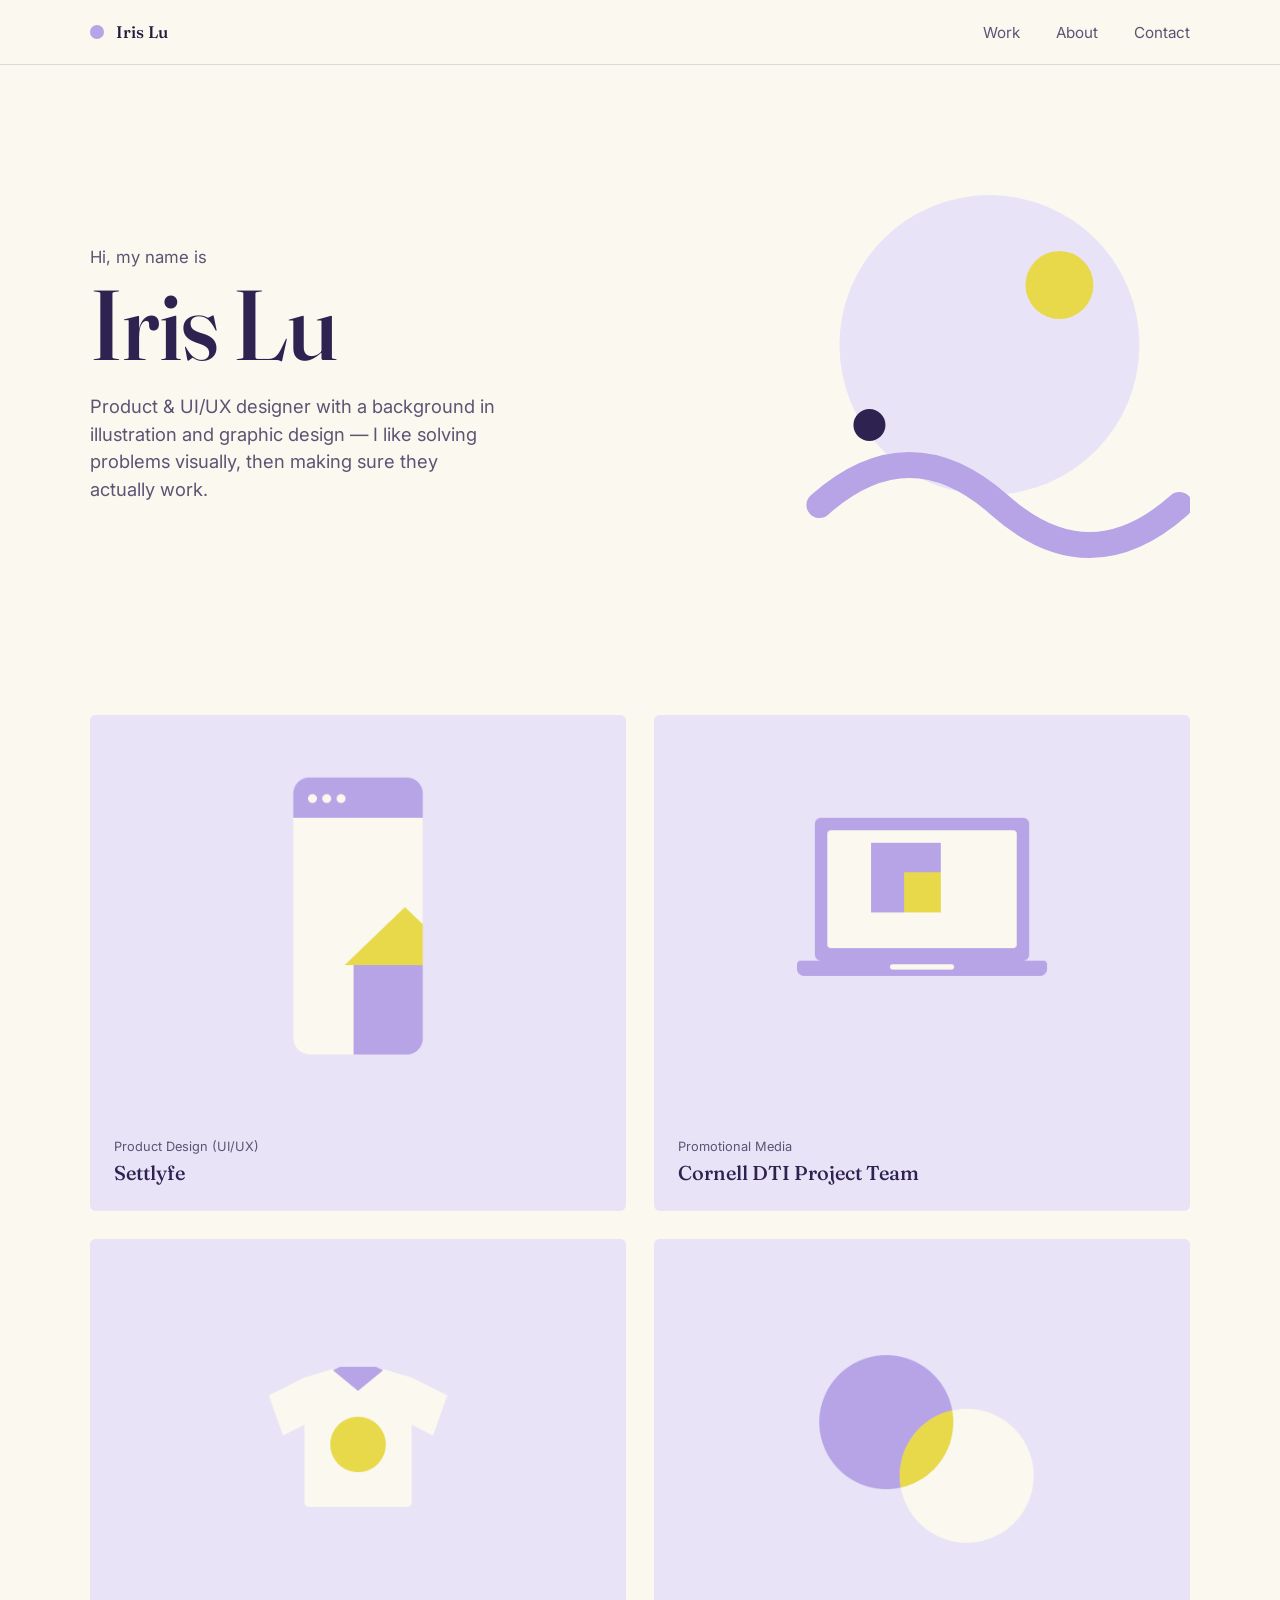
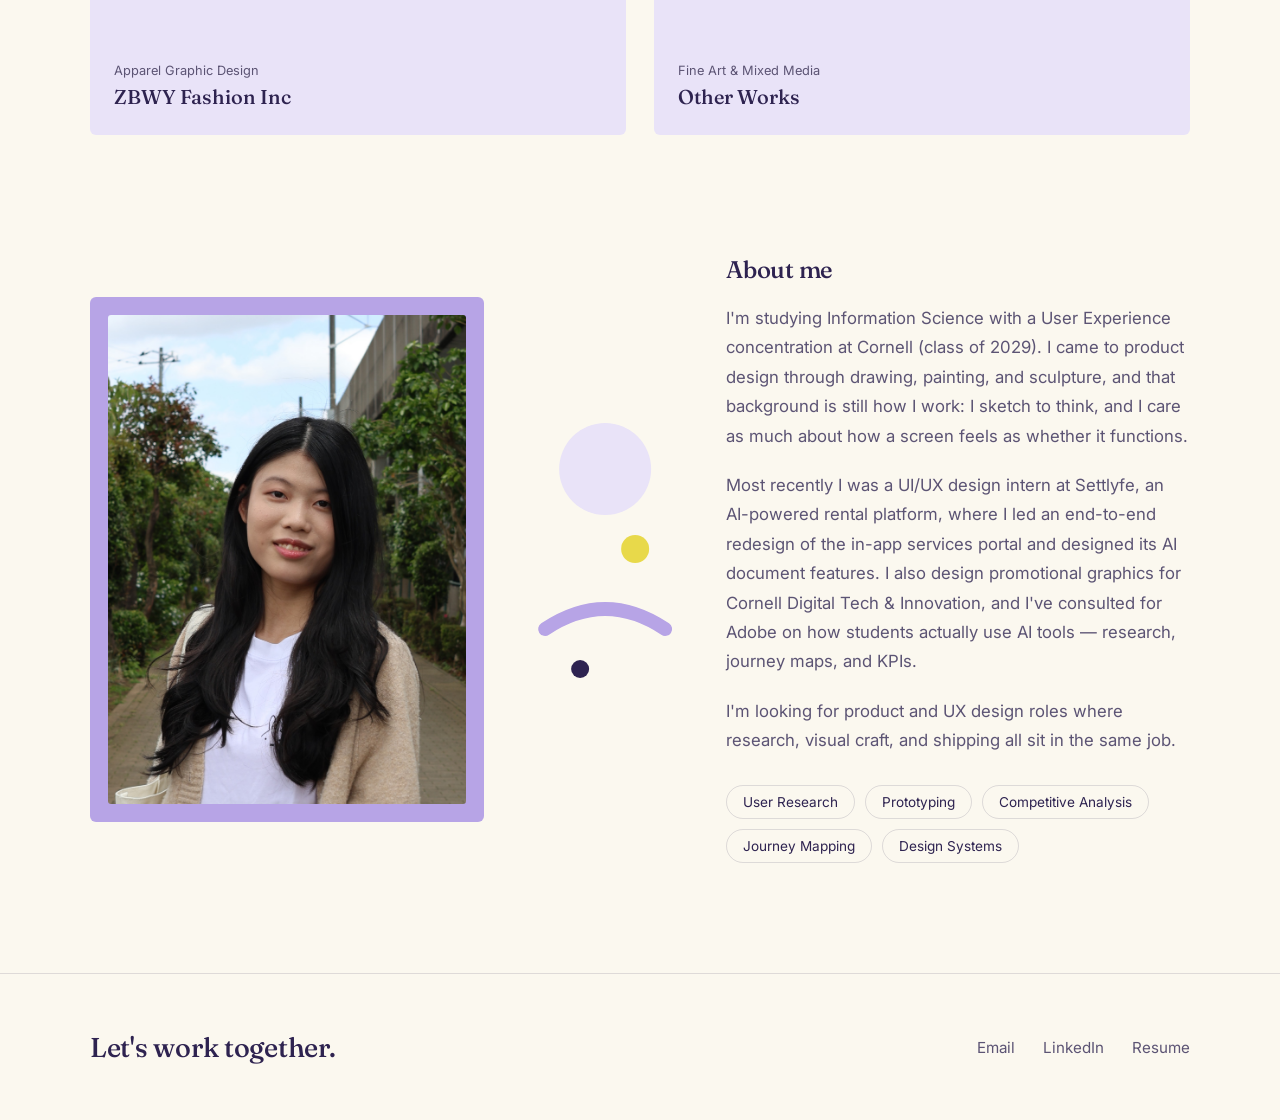
<file: index.html>
<!DOCTYPE html>
<html lang="en">
<head>
<meta charset="UTF-8">
<meta name="viewport" content="width=device-width, initial-scale=1.0">
<title>Iris Lu — Design Portfolio</title>
<link rel="preconnect" href="https://fonts.googleapis.com">
<link href="https://fonts.googleapis.com/css2?family=Fraunces:opsz,wght@9..144,300;9..144,400;9..144,500;9..144,600&family=Inter:wght@400;500;600&display=swap" rel="stylesheet">
<link rel="stylesheet" href="styles.css">
<script src="reveal.js" defer></script>
<script src="motion.js" defer></script>
</head>
<body>

<header>
  <nav>
    <a href="index.html" class="brand"><span class="dot"></span> Iris Lu</a>
    <div class="nav-links">
      <a href="index.html#work">Work</a>
      <a href="index.html#about">About</a>
      <a href="index.html#contact">Contact</a>
    </div>
  </nav>
</header>

<section class="hero">
  <div class="wrap hero-inner">
    <div>
      <div class="hero-eyebrow">Hi, my name is</div>
      <h1>Iris Lu</h1>
      <p class="hero-role">Product &amp; UI/UX designer with a background in illustration and graphic design — I like solving problems visually, then making sure they actually work.</p>
    </div>
    <div class="hero-art">
      <svg viewBox="0 0 400 420" xmlns="http://www.w3.org/2000/svg">
        <circle cx="230" cy="180" r="150" fill="#E9E3F8"/>
        <circle cx="300" cy="120" r="34" fill="#E8D94A"/>
        <path d="M60 340 Q150 260 240 340 T420 340" stroke="#B7A4E6" stroke-width="26" fill="none" stroke-linecap="round"/>
        <circle cx="110" cy="260" r="16" fill="#2E2350"/>
      </svg>
    </div>
  </div>
</section>

<section class="work" id="work">
  <div class="wrap">
    <div class="grid">
      <a class="card" href="project-settlyfe.html">
        <div class="card-media"><img src="media/covers/settlyfe-v4.png" alt="Settlyfe cover" loading="lazy"></div>
        <div class="card-body">
          <div class="card-cat">Product Design (UI/UX)</div>
          <h4>Settlyfe</h4>
        </div>
      </a>
      <a class="card" href="project-dti.html">
        <div class="card-media"><img src="media/covers/dti-v5.png" alt="Cornell DTI cover" loading="lazy"></div>
        <div class="card-body">
          <div class="card-cat">Promotional Media</div>
          <h4>Cornell DTI Project Team</h4>
        </div>
      </a>
      <a class="card" href="project-zbwy.html">
        <div class="card-media"><img src="media/covers/zbwy-v3.png" alt="ZBWY apparel graphics cover" loading="lazy"></div>
        <div class="card-body">
          <div class="card-cat">Apparel Graphic Design</div>
          <h4>ZBWY Fashion Inc</h4>
        </div>
      </a>
      <a class="card" href="project-fine-art.html">
        <div class="card-media"><img src="media/covers/fine-art.png" alt="Fine art and mixed media cover" loading="lazy"></div>
        <div class="card-body">
          <div class="card-cat">Fine Art &amp; Mixed Media</div>
          <h4>Other Works</h4>
        </div>
      </a>
    </div>
  </div>
</section>

<section class="about" id="about">
  <div class="wrap about-inner">
    <div class="about-photo">
      <img src="media/portrait.jpg" alt="Portrait of Iris Lu">
    </div>
    <div class="about-deco">
      <svg viewBox="0 0 160 320" xmlns="http://www.w3.org/2000/svg">
        <circle cx="80" cy="70" r="46" fill="#E9E3F8"/>
        <circle cx="110" cy="150" r="14" fill="#E8D94A"/>
        <path d="M20 230 Q80 190 140 230" stroke="#B7A4E6" stroke-width="14" fill="none" stroke-linecap="round"/>
        <circle cx="55" cy="270" r="9" fill="#2E2350"/>
      </svg>
    </div>
    <div class="about-copy">
      <h2 style="margin-bottom:20px;">About me</h2>
      <p>I'm studying Information Science with a User Experience concentration at Cornell (class of 2029). I came to product design through drawing, painting, and sculpture, and that background is still how I work: I sketch to think, and I care as much about how a screen feels as whether it functions.</p>
      <p>Most recently I was a UI/UX design intern at Settlyfe, an AI-powered rental platform, where I led an end-to-end redesign of the in-app services portal and designed its AI document features. I also design promotional graphics for Cornell Digital Tech &amp; Innovation, and I've consulted for Adobe on how students actually use AI tools — research, journey maps, and KPIs.</p>
      <p>I'm looking for product and UX design roles where research, visual craft, and shipping all sit in the same job.</p>
      <div class="skills">
        <span class="skill-pill">User Research</span>
        <span class="skill-pill">Prototyping</span>
        <span class="skill-pill">Competitive Analysis</span>
        <span class="skill-pill">Journey Mapping</span>
        <span class="skill-pill">Design Systems</span>
      </div>
    </div>
  </div>
</section>

<footer id="contact">
  <div class="wrap footer-inner">
    <h3>Let's work together.</h3>
    <div class="footer-links">
      <a href="mailto:luiris0703@gmail.com">Email</a>
      <a href="https://www.linkedin.com/in/iris-lu-0b1755385/" target="_blank" rel="noopener">LinkedIn</a>
      <a href="iris-lu-resume.pdf" target="_blank" rel="noopener">Resume</a>
    </div>
  </div>
</footer>

</body>
</html>
</file>
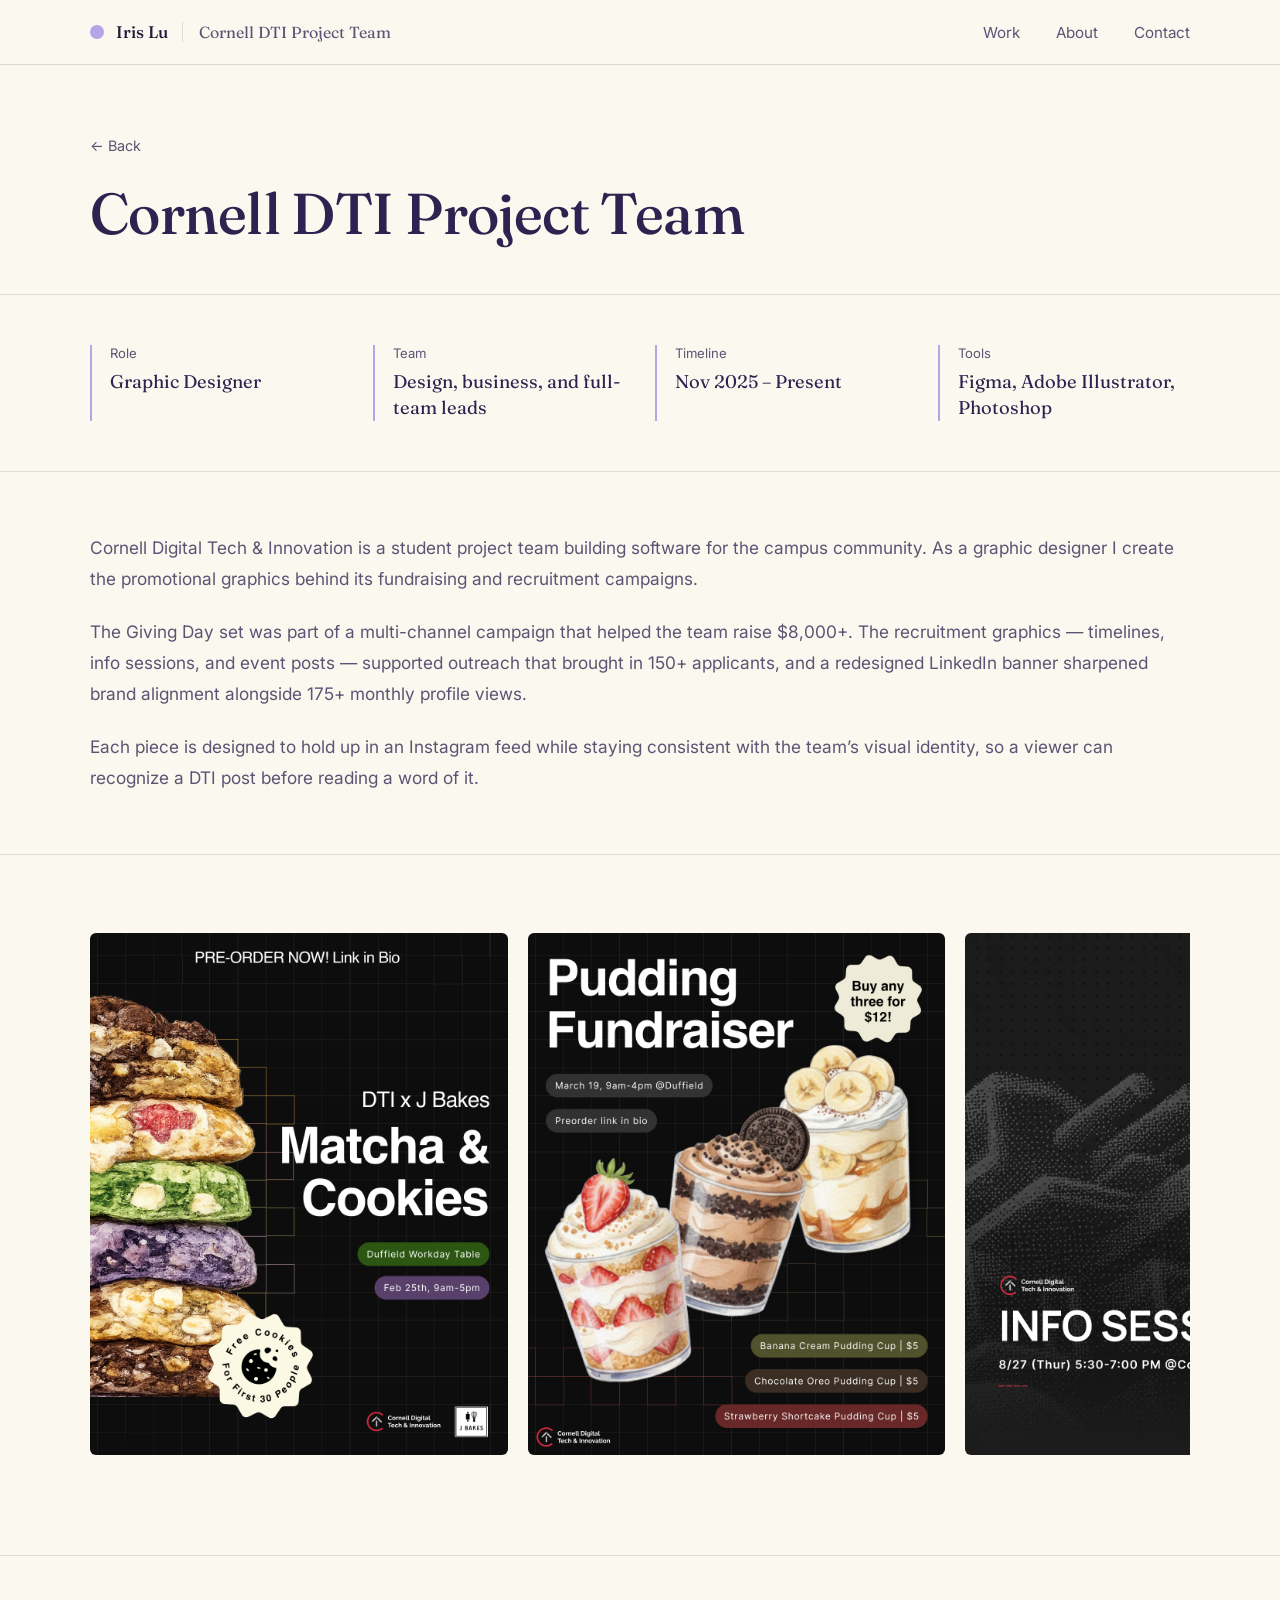
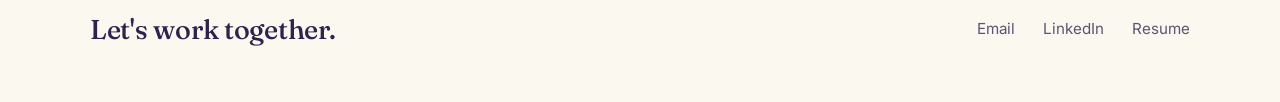
<file: project-dti.html>
<!DOCTYPE html>
<html lang="en">
<head>
<meta charset="UTF-8">
<meta name="viewport" content="width=device-width, initial-scale=1.0">
<title>Cornell DTI Project Team — Iris Lu</title>
<link rel="preconnect" href="https://fonts.googleapis.com">
<link href="https://fonts.googleapis.com/css2?family=Fraunces:opsz,wght@9..144,300;9..144,400;9..144,500;9..144,600&family=Inter:wght@400;500;600&display=swap" rel="stylesheet">
<link rel="stylesheet" href="styles.css">
<script src="reveal.js" defer></script>
<script src="motion.js" defer></script>
<script src="carousel.js" defer></script>
</head>
<body>

<header>
  <nav>
    <a href="index.html" class="brand"><span class="dot"></span> Iris Lu</a>
    <div class="nav-links">
      <a href="index.html#work">Work</a>
      <a href="index.html#about">About</a>
      <a href="index.html#contact">Contact</a>
    </div>
  </nav>
</header>

<section class="project-hero">
  <div class="wrap">
    <a href="index.html#work" class="back-link">&larr; Back</a>
    <h1>Cornell DTI Project Team</h1>
  </div>
</section>

<section class="project-meta">
  <div class="wrap">
    <div class="meta-grid">
      <div class="meta-item"><div class="meta-label">Role</div><div class="meta-value">Graphic Designer</div></div>
      <div class="meta-item"><div class="meta-label">Team</div><div class="meta-value">Design, business, and full-team leads</div></div>
      <div class="meta-item"><div class="meta-label">Timeline</div><div class="meta-value">Nov 2025 – Present</div></div>
      <div class="meta-item"><div class="meta-label">Tools</div><div class="meta-value">Figma, Adobe Illustrator, Photoshop</div></div>
    </div>
  </div>
</section>

<section class="project-desc">
  <div class="wrap">
    <p>Cornell Digital Tech &amp; Innovation is a student project team building software for the campus community. As a graphic designer I create the promotional graphics behind its fundraising and recruitment campaigns.</p>
    <p>The Giving Day set was part of a multi-channel campaign that helped the team raise $8,000+. The recruitment graphics — timelines, info sessions, and event posts — supported outreach that brought in 150+ applicants, and a redesigned LinkedIn banner sharpened brand alignment alongside 175+ monthly profile views.</p>
    <p>Each piece is designed to hold up in an Instagram feed while staying consistent with the team’s visual identity, so a viewer can recognize a DTI post before reading a word of it.</p>
  </div>
</section>

<section class="gallery">
  <div class="wrap">
    
    <div class="carousel" data-carousel>
      <div class="stage">
      <div class="slide" data-cap="Cookies event">
        <img loading="lazy" src="media/dti/cookies.png" alt="Cookies event" width="1080" height="1350" style="aspect-ratio:1080/1350">
      </div>
      <div class="slide" data-cap="Pudding fundraiser">
        <img loading="lazy" src="media/dti/pudding-fundraiser.jpg" alt="Pudding fundraiser" width="1080" height="1350" style="aspect-ratio:1080/1350">
      </div>
      <div class="slide" data-cap="Info session">
        <img loading="lazy" src="media/dti/info-session.png" alt="Info session" width="1080" height="1350" style="aspect-ratio:1080/1350">
      </div>
      <div class="slide" data-cap="Info session — variant">
        <img loading="lazy" src="media/dti/info-session-1.png" alt="Info session — variant" width="1080" height="1350" style="aspect-ratio:1080/1350">
      </div>
      <div class="slide" data-cap="Recruitment timeline">
        <img loading="lazy" src="media/dti/recruitment-timeline-2.png" alt="Recruitment timeline" width="1080" height="1350" style="aspect-ratio:1080/1350">
      </div>
      <div class="slide" data-cap="Recruitment timeline — variant">
        <img loading="lazy" src="media/dti/recruitment-timeline-3.png" alt="Recruitment timeline — variant" width="1080" height="1350" style="aspect-ratio:1080/1350">
      </div>
      <div class="slide" data-cap="PM 103">
        <img loading="lazy" src="media/dti/pm-103.png" alt="PM 103" width="1080" height="1350" style="aspect-ratio:1080/1350">
      </div>
      <div class="slide" data-cap="Giving Day — info">
        <img loading="lazy" src="media/dti/giving-day-info.png" alt="Giving Day — info" width="1080" height="1350" style="aspect-ratio:1080/1350">
      </div>
      <div class="slide" data-cap="Giving Day — announcement">
        <img loading="lazy" src="media/dti/giving-day.png" alt="Giving Day — announcement" width="1080" height="1350" style="aspect-ratio:1080/1350">
      </div>
      </div>
      <button type="button" class="c-btn c-prev" data-prev aria-label="Scroll left"><span>&#8249;</span></button>
      <button type="button" class="c-btn c-next" data-next aria-label="Scroll right"><span>&#8250;</span></button>
    </div>
  </div>
</section>

<footer id="contact">
  <div class="wrap footer-inner">
    <h3>Let's work together.</h3>
    <div class="footer-links">
      <a href="mailto:luiris0703@gmail.com">Email</a>
      <a href="https://www.linkedin.com/in/iris-lu-0b1755385/" target="_blank" rel="noopener">LinkedIn</a>
      <a href="iris-lu-resume.pdf" target="_blank" rel="noopener">Resume</a>
    </div>
  </div>
</footer>

</body>
</html>
</file>
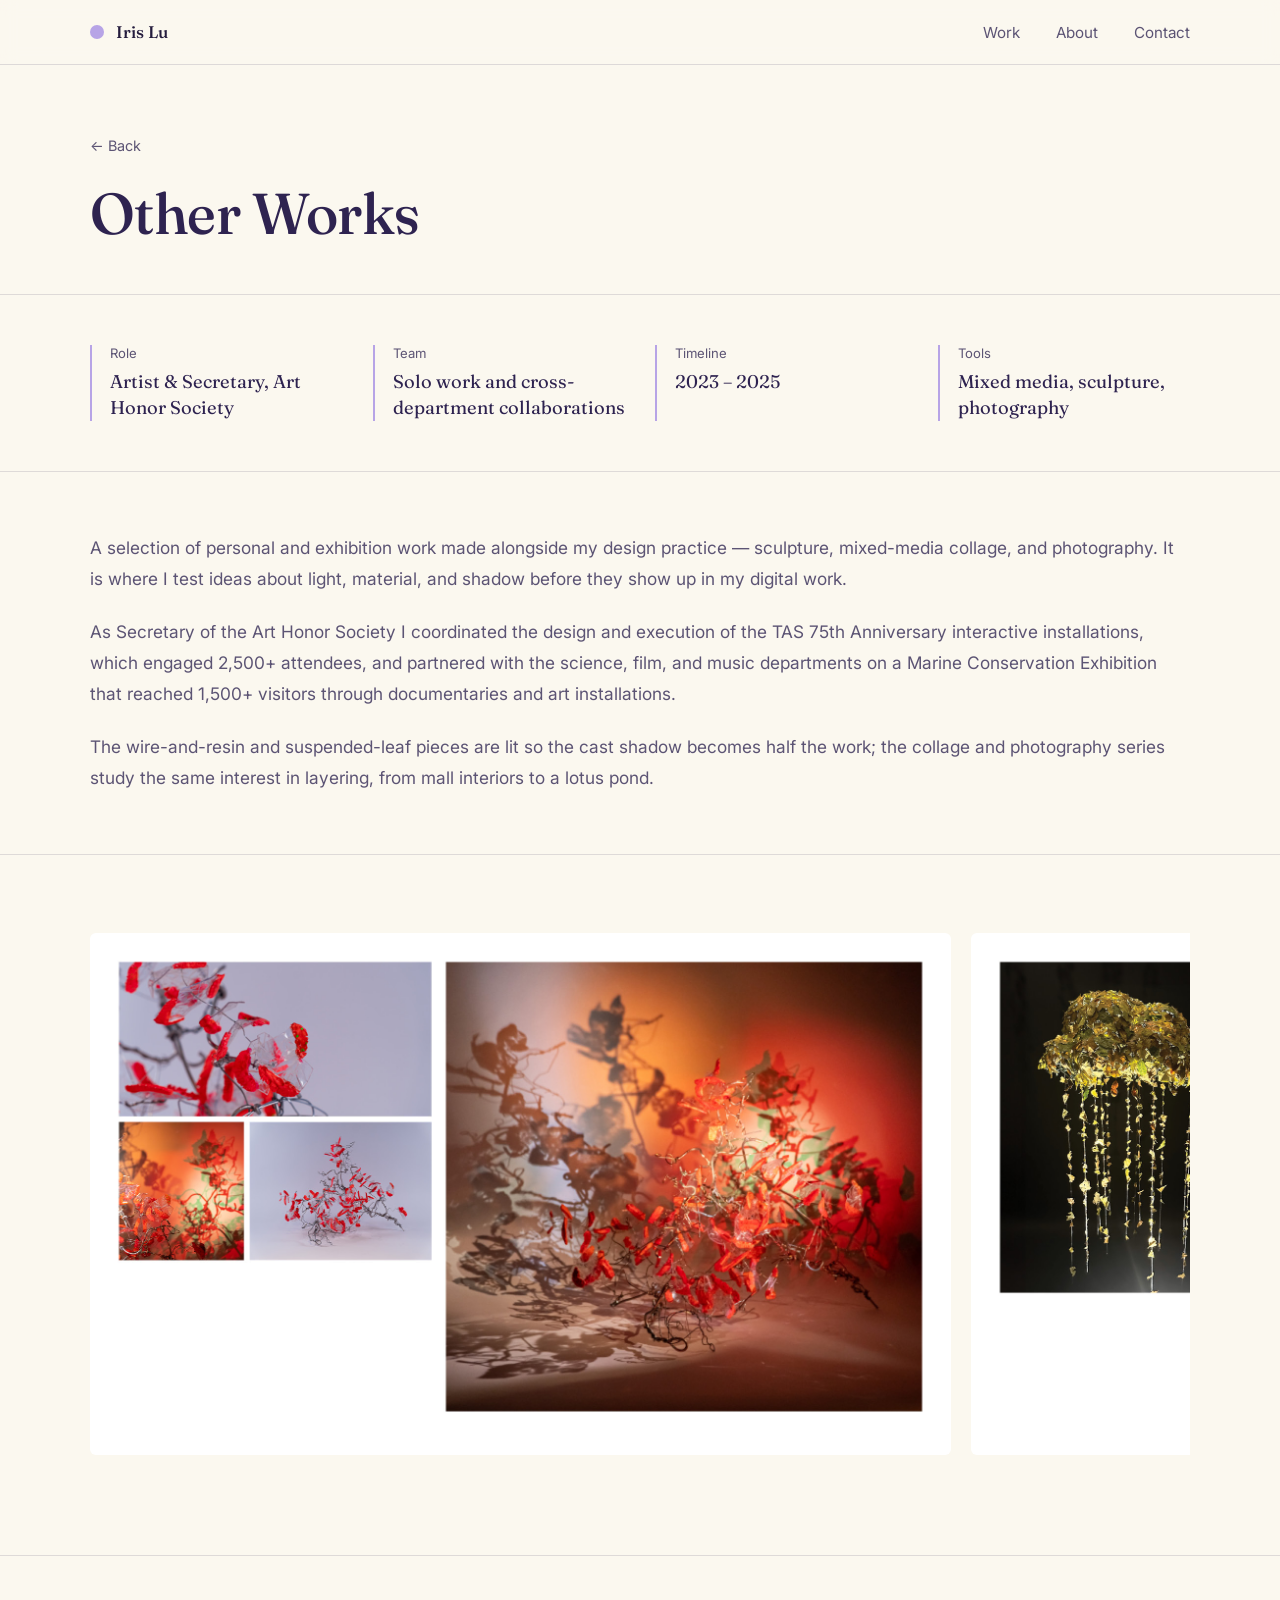
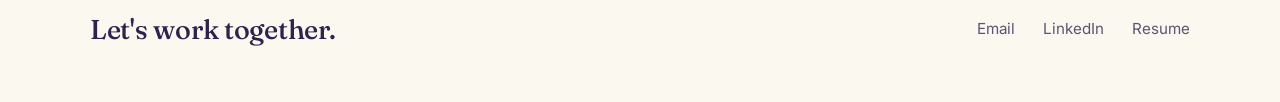
<file: project-fine-art.html>
<!DOCTYPE html>
<html lang="en">
<head>
<meta charset="UTF-8">
<meta name="viewport" content="width=device-width, initial-scale=1.0">
<title>Other Works — Iris Lu</title>
<link rel="preconnect" href="https://fonts.googleapis.com">
<link href="https://fonts.googleapis.com/css2?family=Fraunces:opsz,wght@9..144,300;9..144,400;9..144,500;9..144,600&family=Inter:wght@400;500;600&display=swap" rel="stylesheet">
<link rel="stylesheet" href="styles.css">
<script src="reveal.js" defer></script>
<script src="motion.js" defer></script>
<script src="carousel.js" defer></script>
</head>
<body>

<header>
  <nav>
    <a href="index.html" class="brand"><span class="dot"></span> Iris Lu</a>
    <div class="nav-links">
      <a href="index.html#work">Work</a>
      <a href="index.html#about">About</a>
      <a href="index.html#contact">Contact</a>
    </div>
  </nav>
</header>

<section class="project-hero">
  <div class="wrap">
    <a href="index.html#work" class="back-link">&larr; Back</a>
    <h1>Other Works</h1>
  </div>
</section>

<section class="project-meta">
  <div class="wrap">
    <div class="meta-grid">
      <div class="meta-item"><div class="meta-label">Role</div><div class="meta-value">Artist &amp; Secretary, Art Honor Society</div></div>
      <div class="meta-item"><div class="meta-label">Team</div><div class="meta-value">Solo work and cross-department collaborations</div></div>
      <div class="meta-item"><div class="meta-label">Timeline</div><div class="meta-value">2023 – 2025</div></div>
      <div class="meta-item"><div class="meta-label">Tools</div><div class="meta-value">Mixed media, sculpture, photography</div></div>
    </div>
  </div>
</section>

<section class="project-desc">
  <div class="wrap">
    <p>A selection of personal and exhibition work made alongside my design practice — sculpture, mixed-media collage, and photography. It is where I test ideas about light, material, and shadow before they show up in my digital work.</p>
    <p>As Secretary of the Art Honor Society I coordinated the design and execution of the TAS 75th Anniversary interactive installations, which engaged 2,500+ attendees, and partnered with the science, film, and music departments on a Marine Conservation Exhibition that reached 1,500+ visitors through documentaries and art installations.</p>
    <p>The wire-and-resin and suspended-leaf pieces are lit so the cast shadow becomes half the work; the collage and photography series study the same interest in layering, from mall interiors to a lotus pond.</p>
  </div>
</section>

<section class="gallery">
  <div class="wrap">
    
    <div class="carousel" data-carousel>
      <div class="stage">
      <div class="slide" data-cap="Wire and resin sculpture with projected shadow">
        <img loading="lazy" src="media/other/wire-sculpture.jpg" alt="Wire and resin sculpture with projected shadow" width="1754" height="1063" style="aspect-ratio:1754/1063">
      </div>
      <div class="slide" data-cap="Suspended leaf installation">
        <img loading="lazy" src="media/other/leaf-mobile.jpg" alt="Suspended leaf installation" width="1890" height="1063" style="aspect-ratio:1890/1063">
      </div>
      <div class="slide" data-cap="Mixed-media collage — interior study">
        <img loading="lazy" src="media/other/collage-mall.jpg" alt="Mixed-media collage — interior study" width="1535" height="1063" style="aspect-ratio:1535/1063">
      </div>
      <div class="slide" data-cap="Photography series — lotus pond">
        <img loading="lazy" src="media/other/lotus-photography.jpg" alt="Photography series — lotus pond" width="1890" height="1063" style="aspect-ratio:1890/1063">
      </div>
      </div>
      <button type="button" class="c-btn c-prev" data-prev aria-label="Scroll left"><span>&#8249;</span></button>
      <button type="button" class="c-btn c-next" data-next aria-label="Scroll right"><span>&#8250;</span></button>
    </div>
  </div>
</section>

<footer id="contact">
  <div class="wrap footer-inner">
    <h3>Let's work together.</h3>
    <div class="footer-links">
      <a href="mailto:luiris0703@gmail.com">Email</a>
      <a href="https://www.linkedin.com/in/iris-lu-0b1755385/" target="_blank" rel="noopener">LinkedIn</a>
      <a href="iris-lu-resume.pdf" target="_blank" rel="noopener">Resume</a>
    </div>
  </div>
</footer>

</body>
</html>
</file>
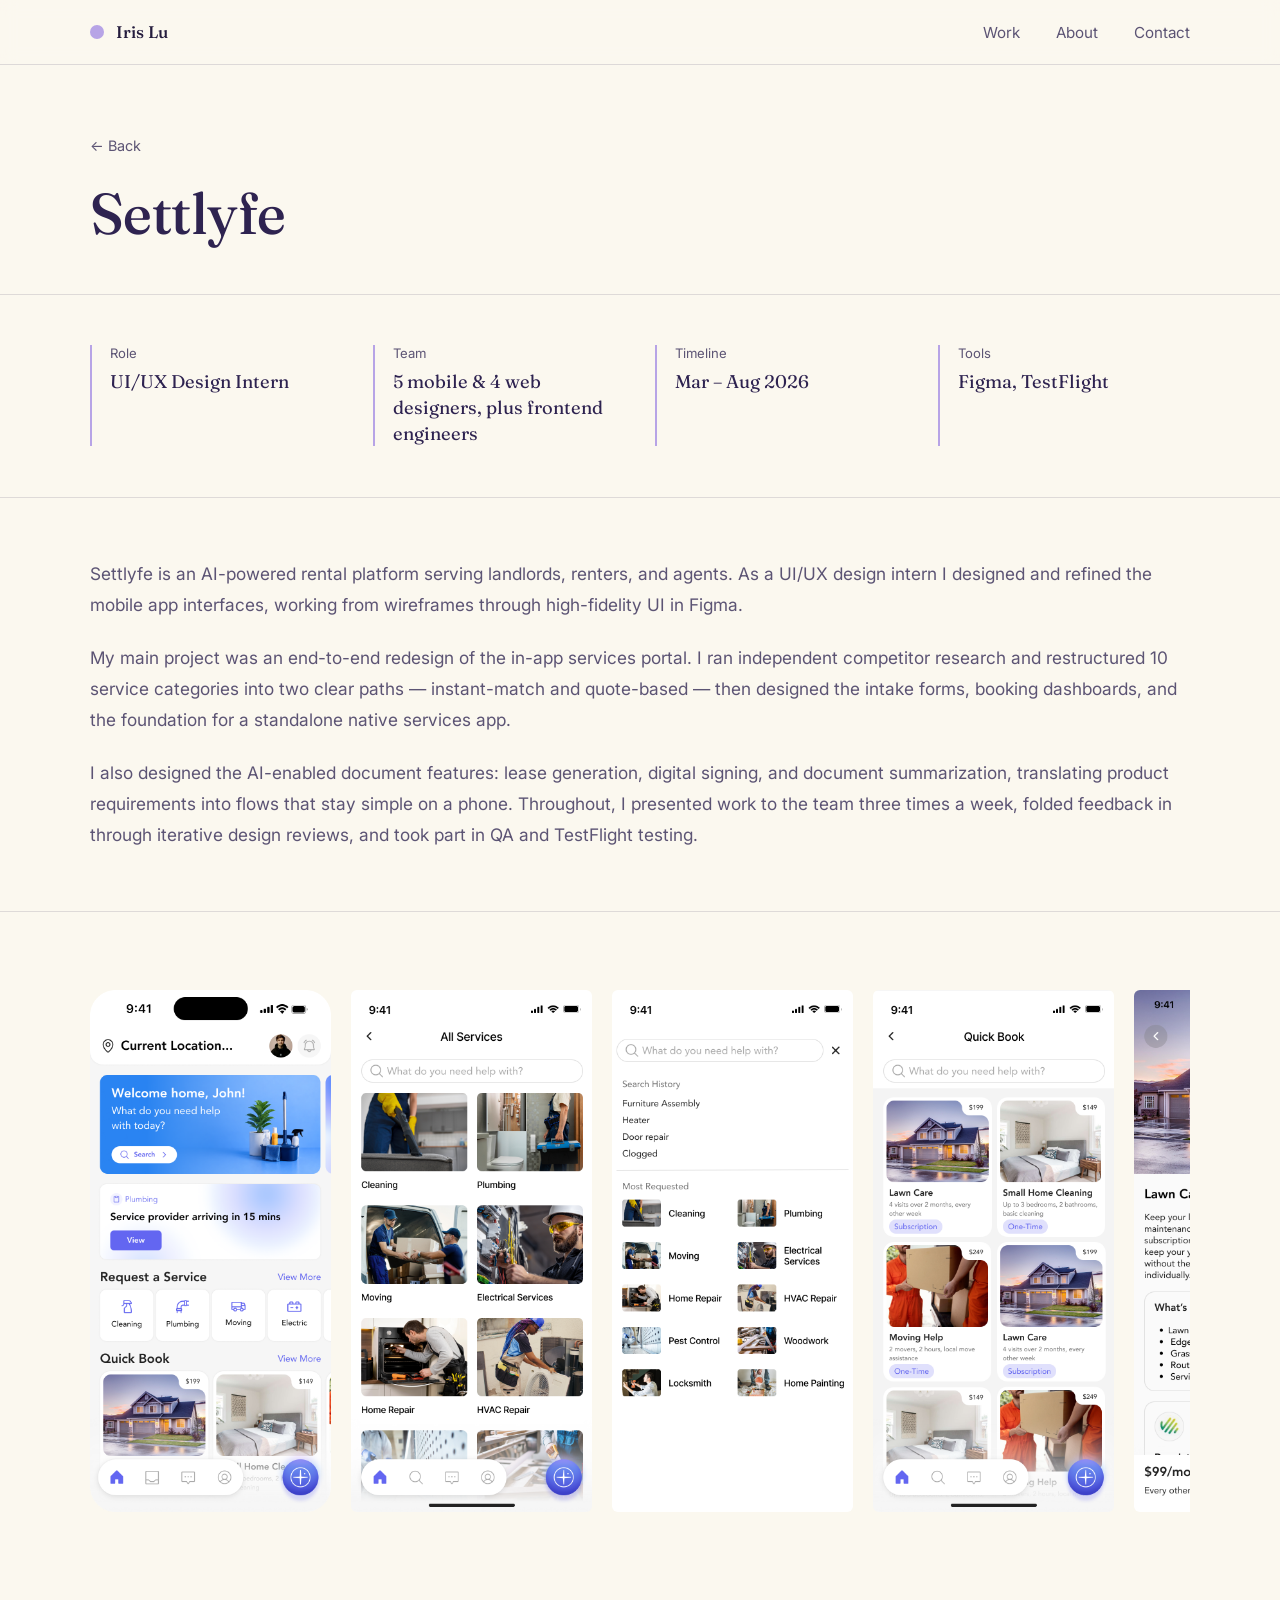
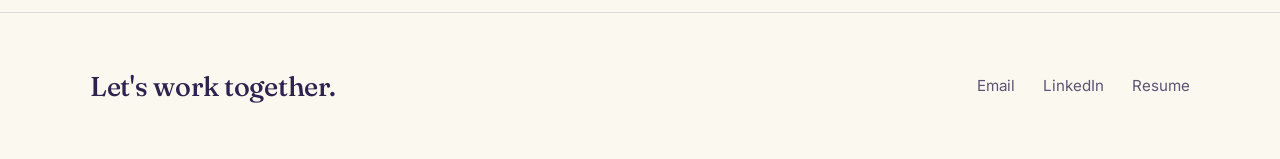
<file: project-settlyfe.html>
<!DOCTYPE html>
<html lang="en">
<head>
<meta charset="UTF-8">
<meta name="viewport" content="width=device-width, initial-scale=1.0">
<title>Settlyfe — Iris Lu</title>
<link rel="preconnect" href="https://fonts.googleapis.com">
<link href="https://fonts.googleapis.com/css2?family=Fraunces:opsz,wght@9..144,300;9..144,400;9..144,500;9..144,600&family=Inter:wght@400;500;600&display=swap" rel="stylesheet">
<link rel="stylesheet" href="styles.css">
<script src="reveal.js" defer></script>
<script src="motion.js" defer></script>
<script src="carousel.js" defer></script>
</head>
<body>

<header>
  <nav>
    <a href="index.html" class="brand"><span class="dot"></span> Iris Lu</a>
    <div class="nav-links">
      <a href="index.html#work">Work</a>
      <a href="index.html#about">About</a>
      <a href="index.html#contact">Contact</a>
    </div>
  </nav>
</header>

<section class="project-hero">
  <div class="wrap">
    <a href="index.html#work" class="back-link">&larr; Back<br></a>
    <h1>Settlyfe</h1>
  </div>
</section>

<section class="project-meta">
  <div class="wrap">
    <div class="meta-grid">
      <div class="meta-item"><div class="meta-label">Role</div><div class="meta-value">UI/UX Design Intern</div></div>
      <div class="meta-item"><div class="meta-label">Team</div><div class="meta-value">5 mobile &amp; 4 web designers, plus frontend engineers</div></div>
      <div class="meta-item"><div class="meta-label">Timeline</div><div class="meta-value">Mar – Aug 2026</div></div>
      <div class="meta-item"><div class="meta-label">Tools</div><div class="meta-value">Figma, TestFlight</div></div>
    </div>
  </div>
</section>

<section class="project-desc">
  <div class="wrap">
    <p>Settlyfe is an AI-powered rental platform serving landlords, renters, and agents. As a UI/UX design intern I designed and refined the mobile app interfaces, working from wireframes through high-fidelity UI in Figma.</p>
    <p>My main project was an end-to-end redesign of the in-app services portal. I ran independent competitor research and restructured 10 service categories into two clear paths — instant-match and quote-based — then designed the intake forms, booking dashboards, and the foundation for a standalone native services app.</p>
    <p>I also designed the AI-enabled document features: lease generation, digital signing, and document summarization, translating product requirements into flows that stay simple on a phone. Throughout, I presented work to the team three times a week, folded feedback in through iterative design reviews, and took part in QA and TestFlight testing.</p>
  </div>
</section>

<section class="gallery">
  <div class="wrap">
    
    <div class="carousel" data-carousel>
      <div class="stage">
      <div class="slide" data-cap="Homepage — scrolled">
        <img loading="lazy" src="media/settlyfe/homepage-1.png" alt="Homepage — scrolled" width="1500" height="3248" style="aspect-ratio:1500/3248">
      </div>
      <div class="slide" data-cap="Request a service — see all">
        <img loading="lazy" src="media/settlyfe/request-service-see-all.png" alt="Request a service — see all" width="1500" height="3248" style="aspect-ratio:1500/3248">
      </div>
      <div class="slide" data-cap="Search">
        <img loading="lazy" src="media/settlyfe/carousel-search.png" alt="Search" width="1500" height="3248" style="aspect-ratio:1500/3248">
      </div>
      <div class="slide" data-cap="Quick Book — see all">
        <img loading="lazy" src="media/settlyfe/quick-book-see-all.png" alt="Quick Book — see all" width="1500" height="3248" style="aspect-ratio:1500/3248">
      </div>
      <div class="slide" data-cap="Quick Book">
        <img loading="lazy" src="media/settlyfe/quick-book.png" alt="Quick Book" width="1500" height="3248" style="aspect-ratio:1500/3248">
      </div>
      <div class="slide" data-cap="Quick Book — selection">
        <img loading="lazy" src="media/settlyfe/quick-book-3.png" alt="Quick Book — selection" width="1500" height="3248" style="aspect-ratio:1500/3248">
      </div>
      <div class="slide" data-cap="Manage bookings — see all">
        <img loading="lazy" src="media/settlyfe/manage-bookings-see-all.png" alt="Manage bookings — see all" width="1500" height="3248" style="aspect-ratio:1500/3248">
      </div>
      <div class="slide" data-cap="Lease application">
        <img loading="lazy" src="media/settlyfe/lease-application.png" alt="Lease application" width="1500" height="3256" style="aspect-ratio:1500/3256">
      </div>
      <div class="slide" data-cap="Adjust location">
        <img loading="lazy" src="media/settlyfe/adjust-location.png" alt="Adjust location" width="1500" height="3248" style="aspect-ratio:1500/3248">
      </div>
      <div class="slide" data-cap="One-time payment">
        <img loading="lazy" src="media/settlyfe/one-time-1.png" alt="One-time payment" width="1500" height="3248" style="aspect-ratio:1500/3248">
      </div>
      </div>
      <button type="button" class="c-btn c-prev" data-prev aria-label="Scroll left"><span>&#8249;</span></button>
      <button type="button" class="c-btn c-next" data-next aria-label="Scroll right"><span>&#8250;</span></button>
    </div>
  </div>
</section>

<footer id="contact">
  <div class="wrap footer-inner">
    <h3>Let's work together.</h3>
    <div class="footer-links">
      <a href="mailto:luiris0703@gmail.com">Email</a>
      <a href="https://www.linkedin.com/in/iris-lu-0b1755385/" target="_blank" rel="noopener">LinkedIn</a>
      <a href="iris-lu-resume.pdf" target="_blank" rel="noopener">Resume</a>
    </div>
  </div>
</footer>

</body>
</html>
</file>
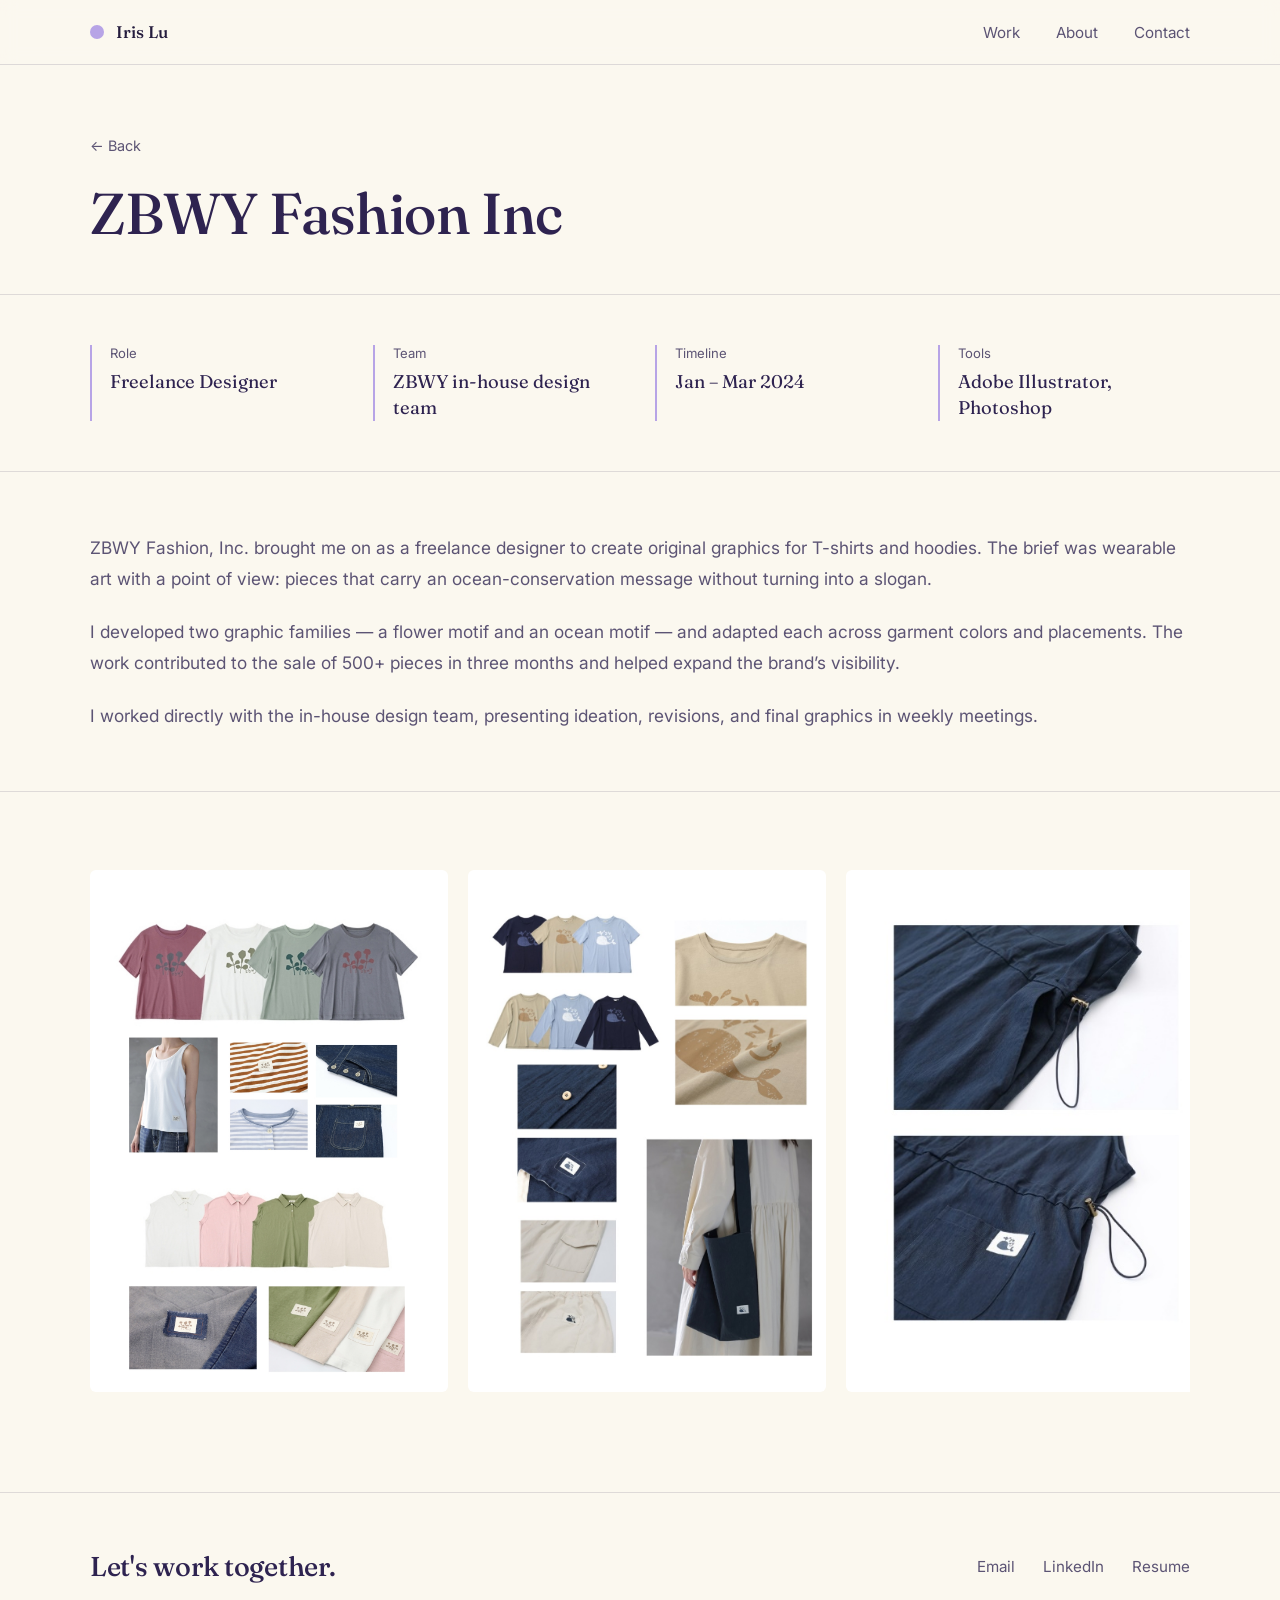
<file: project-zbwy.html>
<!DOCTYPE html>
<html lang="en">
<head>
<meta charset="UTF-8">
<meta name="viewport" content="width=device-width, initial-scale=1.0">
<title>ZBWY Fashion Inc — Iris Lu</title>
<link rel="preconnect" href="https://fonts.googleapis.com">
<link href="https://fonts.googleapis.com/css2?family=Fraunces:opsz,wght@9..144,300;9..144,400;9..144,500;9..144,600&family=Inter:wght@400;500;600&display=swap" rel="stylesheet">
<link rel="stylesheet" href="styles.css">
<script src="reveal.js" defer></script>
<script src="motion.js" defer></script>
<script src="carousel.js" defer></script>
</head>
<body>

<header>
  <nav>
    <a href="index.html" class="brand"><span class="dot"></span> Iris Lu</a>
    <div class="nav-links">
      <a href="index.html#work">Work</a>
      <a href="index.html#about">About</a>
      <a href="index.html#contact">Contact</a>
    </div>
  </nav>
</header>

<section class="project-hero">
  <div class="wrap">
    <a href="index.html#work" class="back-link">&larr; Back</a>
    <h1>ZBWY Fashion Inc</h1>
  </div>
</section>

<section class="project-meta">
  <div class="wrap">
    <div class="meta-grid">
      <div class="meta-item"><div class="meta-label">Role</div><div class="meta-value">Freelance Designer</div></div>
      <div class="meta-item"><div class="meta-label">Team</div><div class="meta-value">ZBWY in-house design team</div></div>
      <div class="meta-item"><div class="meta-label">Timeline</div><div class="meta-value">Jan – Mar 2024</div></div>
      <div class="meta-item"><div class="meta-label">Tools</div><div class="meta-value">Adobe Illustrator, Photoshop</div></div>
    </div>
  </div>
</section>

<section class="project-desc">
  <div class="wrap">
    <p>ZBWY Fashion, Inc. brought me on as a freelance designer to create original graphics for T-shirts and hoodies. The brief was wearable art with a point of view: pieces that carry an ocean-conservation message without turning into a slogan.</p>
    <p>I developed two graphic families — a flower motif and an ocean motif — and adapted each across garment colors and placements. The work contributed to the sale of 500+ pieces in three months and helped expand the brand’s visibility.</p>
    <p>I worked directly with the in-house design team, presenting ideation, revisions, and final graphics in weekly meetings.</p>
  </div>
</section>

<section class="gallery">
  <div class="wrap">
    
    <div class="carousel" data-carousel>
      <div class="stage">
      <div class="slide" data-cap="Flower graphic applied to garments">
        <img loading="lazy" src="media/zbwy/flower-on-shirt.png" alt="Flower graphic applied to garments" width="1200" height="1750" style="aspect-ratio:1200/1750">
      </div>
      <div class="slide" data-cap="Ocean graphic applied to garments">
        <img loading="lazy" src="media/zbwy/ocean-on-shirt.png" alt="Ocean graphic applied to garments" width="913" height="1332" style="aspect-ratio:913/1332">
      </div>
      <div class="slide" data-cap="Ocean graphic — detail">
        <img loading="lazy" src="media/zbwy/ocean-detail.png" alt="Ocean graphic — detail" width="871" height="646" style="aspect-ratio:871/646">
      </div>
      <div class="slide" data-cap="Flower graphic — artwork">
        <img loading="lazy" src="media/zbwy/flower-graphic.png" alt="Flower graphic — artwork" width="946" height="843" style="aspect-ratio:946/843">
      </div>
      <div class="slide" data-cap="Ocean graphic — artwork">
        <img loading="lazy" src="media/zbwy/ocean-graphic.png" alt="Ocean graphic — artwork" width="1078" height="1332" style="aspect-ratio:1078/1332">
      </div>
      </div>
      <button type="button" class="c-btn c-prev" data-prev aria-label="Scroll left"><span>&#8249;</span></button>
      <button type="button" class="c-btn c-next" data-next aria-label="Scroll right"><span>&#8250;</span></button>
    </div>
  </div>
</section>

<footer id="contact">
  <div class="wrap footer-inner">
    <h3>Let's work together.</h3>
    <div class="footer-links">
      <a href="mailto:luiris0703@gmail.com">Email</a>
      <a href="https://www.linkedin.com/in/iris-lu-0b1755385/" target="_blank" rel="noopener">LinkedIn</a>
      <a href="iris-lu-resume.pdf" target="_blank" rel="noopener">Resume</a>
    </div>
  </div>
</footer>

</body>
</html>
</file>
<file: styles.css>
:root{
  --cream:#FBF8EF;
  --lav-pale:#E9E3F8;
  --lav-mid:#B7A4E6;
  --lav-deep:#2E2350;
  --yellow:#E8D94A;
  --ink:#241C3D;
  --ink-soft:#5C5474;
  --white:#FFFFFF;
  --line:rgba(46,35,80,0.14);
}
*{box-sizing:border-box;margin:0;padding:0;}
html{scroll-behavior:smooth;}
body{
  background:var(--cream);
  color:var(--ink);
  font-family:'Inter',sans-serif;
  -webkit-font-smoothing:antialiased;
}
a{color:inherit;text-decoration:none;}
img{max-width:100%;display:block;}
.wrap{max-width:1180px;margin:0 auto;padding:0 40px;}

h1,h2,h3,.display{
  font-family:'Fraunces',serif;
  font-weight:500;
  letter-spacing:-0.01em;
  color:var(--lav-deep);
}

/* NAV */
header{
  position:sticky;top:0;z-index:50;
  background:rgba(251,248,239,0.88);
  backdrop-filter:blur(8px);
  border-bottom:1px solid var(--line);
}
nav{
  display:flex;align-items:center;justify-content:space-between;
  padding:22px 40px;max-width:1180px;margin:0 auto;
}
.brand{
  display:flex;align-items:center;gap:12px;
  font-family:'Fraunces',serif;font-size:1.05rem;font-weight:500;
}
.brand .dot{
  width:14px;height:14px;border-radius:50%;
  background:var(--lav-mid);
}
.nav-links{display:flex;gap:36px;font-size:0.95rem;}
.nav-links a{color:var(--ink-soft);transition:color .2s;}
.nav-links a:hover{color:var(--lav-deep);}

/* HERO (home page) */
.hero{
  padding:100px 0 110px;
  position:relative;
  overflow:hidden;
}
.hero-inner{
  display:grid;
  grid-template-columns:1.3fr 1fr;
  gap:40px;
  align-items:center;
}
.hero-eyebrow{
  color:var(--ink-soft);font-size:1.05rem;margin-bottom:10px;
}
.hero h1{
  font-size:clamp(3.5rem,8vw,6.2rem);
  line-height:0.95;
}
.hero-role{
  margin-top:22px;font-size:1.15rem;color:var(--ink-soft);
  max-width:34ch;line-height:1.5;
}
.hero-art{
  position:relative;height:420px;
}
.hero-art svg{width:100%;height:100%;}

.btn{
  display:inline-flex;align-items:center;gap:8px;
  padding:14px 26px;border-radius:4px;
  font-size:0.95rem;font-weight:500;
  border:1px solid transparent;
  cursor:pointer;transition:transform .15s ease, background .2s ease;
}
.btn-primary{background:var(--lav-deep);color:var(--white);}
.btn-primary:hover{transform:translateY(-2px);}
.btn-ghost{border-color:var(--line);color:var(--lav-deep);}
.btn-ghost:hover{border-color:var(--lav-deep);}

/* WORK GRID */
.work{padding:20px 0 100px;}
.grid{
  display:grid;
  grid-template-columns:repeat(2,1fr);
  gap:28px;
}
.card{
  transition:transform .3s cubic-bezier(.22,.7,.3,1),box-shadow .3s ease;
  background:var(--lav-pale);
  border-radius:6px;
  overflow:hidden;
  display:block;
  transition:transform .2s ease;
}
.card:hover{transform:translateY(-4px);}
.card-media{
  aspect-ratio:4/3;
  background:var(--lav-pale);
  display:flex;align-items:center;justify-content:center;
  position:relative;
}
.card-media .placeholder-frame{inset:16px;}
.card-body{padding:22px 24px 26px;}
.card-cat{
  font-size:0.8rem;color:var(--ink-soft);margin-bottom:6px;
}
.card h4{
  font-family:'Fraunces',serif;font-size:1.25rem;color:var(--lav-deep);font-weight:500;
}

.placeholder-frame{
  position:absolute;inset:24px;
  border:1.5px dashed rgba(46,35,80,0.35);
  border-radius:4px;
  display:flex;align-items:center;justify-content:center;
  flex-direction:column;gap:10px;
}
.placeholder-frame span{
  color:rgba(46,35,80,0.55);font-size:0.85rem;text-align:center;padding:0 20px;
}

/* ABOUT */
.about{padding:20px 0 110px;}
.about-inner{
  display:grid;grid-template-columns:0.85fr 0.35fr 1fr;gap:40px;align-items:center;
}
.about-photo{
  aspect-ratio:3/4;background:var(--lav-mid);border-radius:6px;
  position:relative;overflow:hidden;
}
.about-photo img{
  position:absolute;top:18px;left:18px;
  width:calc(100% - 36px);height:calc(100% - 36px);
  object-fit:cover;object-position:center 22%;border-radius:3px;
}
}
.about-photo .placeholder-frame{inset:18px;}
.about-deco{
  display:flex;align-items:center;justify-content:center;height:100%;
}
.about-deco svg{width:100%;height:auto;max-height:320px;}
.about-copy p{
  font-size:1.05rem;line-height:1.75;color:var(--ink-soft);margin-bottom:20px;
  max-width:56ch;
}
.skills{
  margin-top:30px;display:flex;flex-wrap:wrap;gap:10px;
}
.skill-pill{
  padding:8px 16px;border:1px solid var(--line);border-radius:30px;
  font-size:0.85rem;color:var(--lav-deep);
}

/* PROJECT PAGE */
.project-hero{
  padding:70px 0 50px;
  border-bottom:1px solid var(--line);
}
.back-link{
  display:inline-flex;align-items:center;gap:8px;
  color:var(--ink-soft);font-size:0.9rem;margin-bottom:30px;
}
.back-link:hover{color:var(--lav-deep);}
.project-cat{
  display:inline-flex;background:var(--lav-pale);color:var(--lav-deep);
  padding:6px 14px;border-radius:3px;font-size:0.85rem;font-weight:600;
  margin-bottom:20px;
}
.project-hero h1{
  font-size:clamp(2.4rem,5vw,3.6rem);
  line-height:1.05;max-width:20ch;
}

.project-meta{
  padding:50px 0;
  border-bottom:1px solid var(--line);
}
.meta-grid{
  display:grid;
  grid-template-columns:repeat(4,1fr);
  gap:30px;
}
.meta-item{
  border-left:2px solid var(--lav-mid);
  padding-left:18px;
}
.meta-item .meta-label{
  font-size:0.82rem;color:var(--ink-soft);margin-bottom:8px;
}
.meta-item .meta-value{
  font-family:'Fraunces',serif;font-size:1.15rem;color:var(--lav-deep);
  line-height:1.4;
}

.project-desc{
  padding:60px 0;
  border-bottom:1px solid var(--line);
}
.project-desc .wrap{max-width:1180px;}
.project-desc p{
  font-size:1.08rem;line-height:1.8;color:var(--ink-soft);margin-bottom:22px;
}
.project-desc p:last-child{margin-bottom:0;}

.gallery{padding:70px 0 100px;}
.gallery h2{font-size:1.8rem;margin-bottom:36px;}
.gallery-grid{
  display:grid;
  grid-template-columns:repeat(2,1fr);
  gap:26px;
}
.gallery-item{
  aspect-ratio:4/3;background:var(--lav-pale);border-radius:6px;
  position:relative;
}
.gallery-item.tall{aspect-ratio:3/4;}
.gallery-item.wide{grid-column:span 2;aspect-ratio:16/8;}
.gallery-item .placeholder-frame{inset:16px;}

/* GALLERY — filmstrip carousel */
.card-media img{
  width:100%;height:100%;object-fit:cover;object-position:center;
  transition:transform .55s cubic-bezier(.22,.7,.3,1);
}
.card:hover .card-media img,.card:focus-visible .card-media img{transform:scale(1.04);}
.carousel{position:relative;margin-top:8px;outline:none;}
.stage{
  display:flex;align-items:flex-start;gap:20px;
  height:clamp(360px,58vh,600px);
  overflow-x:auto;overflow-y:hidden;
  scroll-snap-type:x proximity;
  scrollbar-width:none;-ms-overflow-style:none;
}
.stage::-webkit-scrollbar{display:none;}
.slide{
  flex:0 0 auto;height:100%;scroll-snap-align:start;
  display:flex;align-items:center;
}
.slide img{
  display:block;height:100%;width:auto;max-width:none;
  border-radius:6px;object-fit:contain;
}
.slide img[width]{height:100%;width:auto;}
.slide.scroll img{
  height:100%;object-fit:cover;object-position:top center;
}
.c-btn{
  position:absolute;top:50%;transform:translateY(-50%);
  width:52px;height:52px;border-radius:50%;
  border:none;background:var(--lav-mid);
  color:var(--cream);cursor:pointer;
  display:flex;align-items:center;justify-content:center;
  box-shadow:0 6px 20px rgba(46,35,80,.18);
  opacity:0;pointer-events:none;
  transition:opacity .22s ease,background .2s ease;
  z-index:3;
}
.c-btn span{
  font-family:'Inter',system-ui,sans-serif;
  font-size:1.9rem;font-weight:500;line-height:1;
  display:block;margin-top:-4px;
}
.c-prev span{margin-right:3px;}
.c-next span{margin-left:3px;}
.carousel:hover .c-btn,.carousel:focus-within .c-btn{opacity:1;pointer-events:auto;}
.c-btn:hover{background:var(--lav-deep);}
.c-prev{left:-10px;}
.c-next{right:-10px;}
.carousel.at-start .c-prev,.carousel.at-end .c-next{opacity:0;pointer-events:none;}

/* STICKY PROJECT TITLE IN NAV */
.nav-title{
  margin-left:14px;padding-left:16px;
  border-left:1px solid var(--line);
  transform:translateX(-6px);
  font-family:'Fraunces',serif;font-size:1rem;color:var(--ink-soft);
  opacity:0;pointer-events:none;white-space:nowrap;
  transition:opacity .35s ease,transform .35s cubic-bezier(.22,.7,.3,1);
  max-width:38vw;overflow:hidden;text-overflow:ellipsis;
}
.nav-title.is-visible{opacity:1;transform:none;}
nav{position:relative;}
.brand-group{display:flex;align-items:center;min-width:0;}
@media (max-width:720px){.nav-title{display:none;}}

/* HERO ENTRANCE */
.hero-enter{opacity:0;transform:translateY(30px);}
.hero-ready .hero-enter{
  opacity:1;transform:none;
  transition:opacity .85s cubic-bezier(.22,.7,.3,1) var(--he-delay,0ms),
             transform .85s cubic-bezier(.22,.7,.3,1) var(--he-delay,0ms);
}
@media (prefers-reduced-motion:reduce){
  .hero-enter{opacity:1;transform:none;}
}

/* SCROLL REVEAL */
.rv{
  opacity:0;transform:translateY(26px);
  transition:opacity .7s cubic-bezier(.22,.7,.3,1) var(--rv-delay,0ms),
             transform .7s cubic-bezier(.22,.7,.3,1) var(--rv-delay,0ms);
  will-change:opacity,transform;
}
.rv-in{opacity:1;transform:none;}
@media (prefers-reduced-motion:reduce){
  .rv{opacity:1;transform:none;transition:none;}
}

/* FOOTER */
footer{
  border-top:1px solid var(--line);
  padding:56px 0;
}
.footer-inner{
  display:flex;justify-content:space-between;align-items:center;flex-wrap:wrap;gap:20px;
}
footer h3{font-size:1.7rem;}
.footer-links{display:flex;gap:28px;font-size:0.95rem;color:var(--ink-soft);}
.footer-links a:hover{color:var(--lav-deep);}

@media (max-width:860px){
  .wrap{padding:0 22px;}
  nav{padding:18px 22px;}
  .nav-links{gap:20px;font-size:0.88rem;}
  .hero{padding:60px 0 60px;}
  .hero-inner{grid-template-columns:1fr;}
  .hero-art{height:260px;order:-1;}
  .grid{grid-template-columns:1fr 1fr;}
  .about-inner{grid-template-columns:1fr;}
  .about-photo{aspect-ratio:16/9;}
  .about-deco{display:none;}
  .meta-grid{grid-template-columns:1fr 1fr;}
  .gallery-grid{grid-template-columns:1fr;}
  .stage{height:clamp(300px,50vh,460px);}
  .gallery-item.wide{grid-column:span 1;aspect-ratio:4/3;}
}
@media (max-width:560px){
  .grid{grid-template-columns:1fr;}
  .stage{height:clamp(260px,46vh,380px);gap:14px;}
  .c-prev{left:4px;} .c-next{right:4px;}
  .c-btn{opacity:1;pointer-events:auto;width:44px;height:44px;}
  .nav-links{gap:14px;}
  .hero h1{font-size:3rem;}
  .meta-grid{grid-template-columns:1fr;}
}

@media (prefers-reduced-motion:reduce){
  html{scroll-behavior:auto;}
  *{transition:none !important;}
}
</file>
